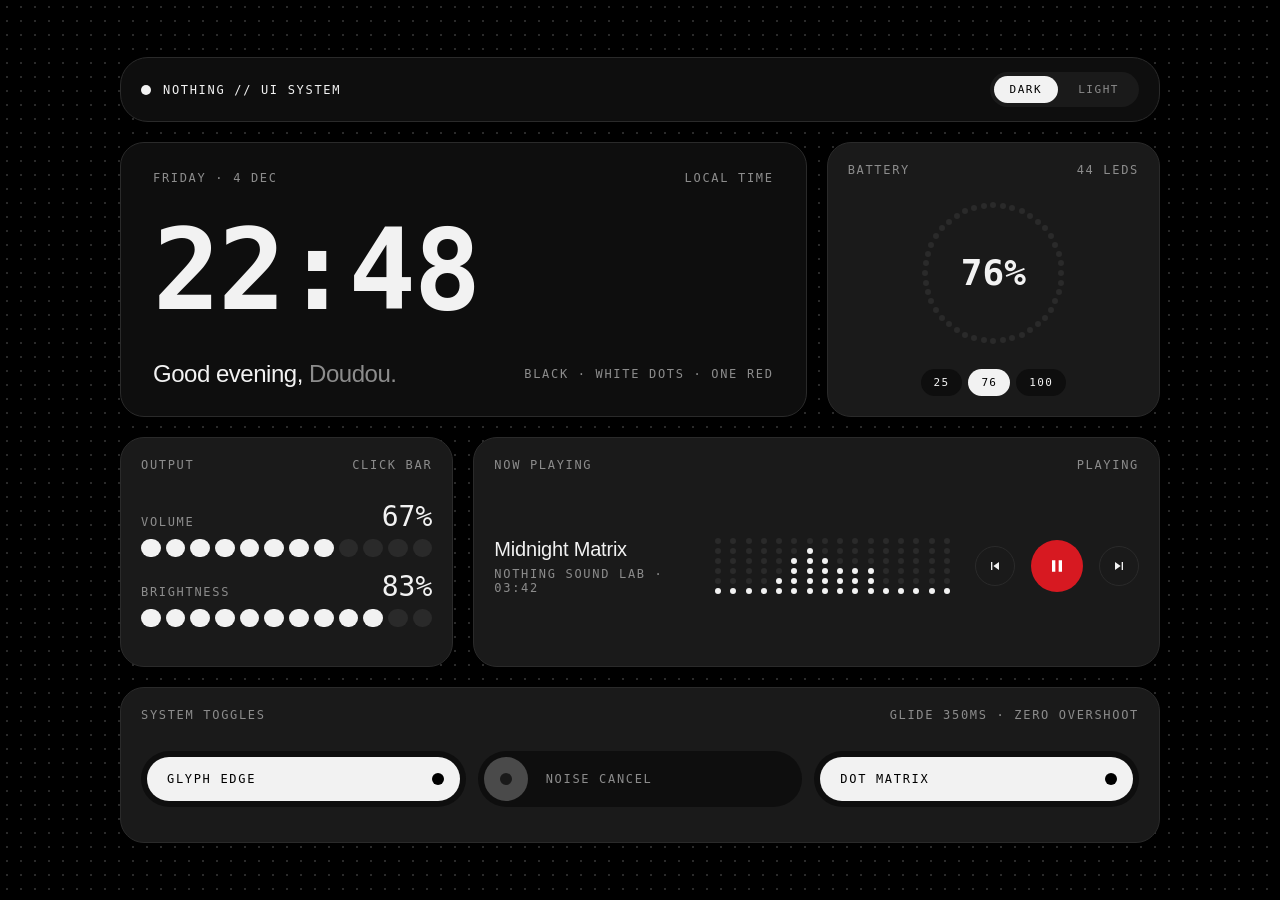
<file: index.html>
<!DOCTYPE html>
<html lang="zh-CN">
<head>
  <meta charset="UTF-8" />
  <meta http-equiv="refresh" content="0; url=./demo.html" />
  <title>NOTHING UI — Redirecting to Demo</title>
</head>
<body style="background:#000;color:#F2F2F2;font-family:monospace;display:grid;place-items:center;min-height:100vh;margin:0;">
  <a href="./demo.html" style="color:#F2F2F2;">Open NOTHING UI Demo →</a>
</body>
</html>
</file>
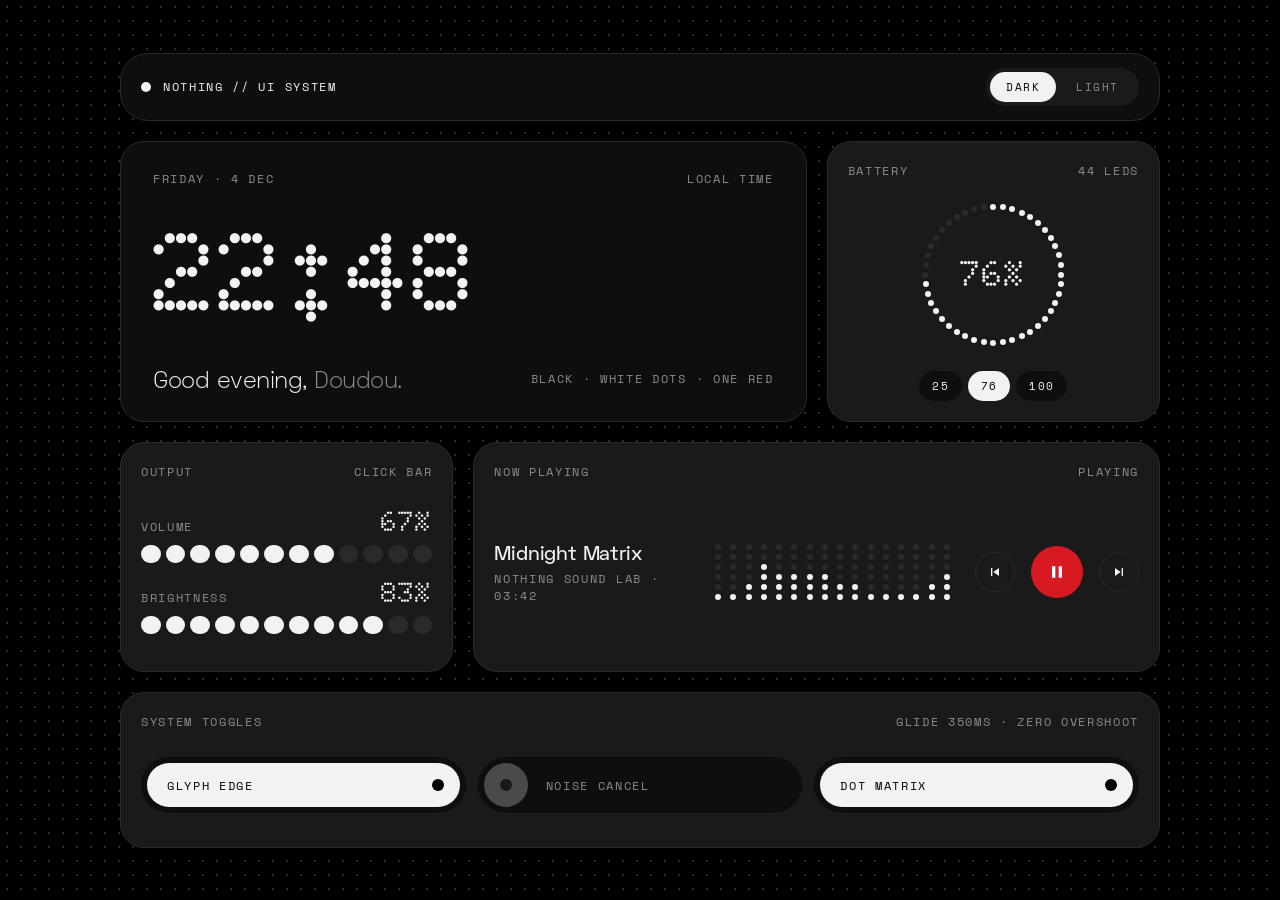
<file: demo.html>
<!DOCTYPE html>
<html lang="zh-CN" data-theme="dark">
<head>
  <meta charset="UTF-8" />
  <meta name="viewport" content="width=device-width, initial-scale=1.0" />
  <title>NOTHING UI — Component Demo</title>
  <link rel="stylesheet" href="./references/tokens.css" />
  <style>
    @font-face {
      font-family: "Doto";
      src: url("./assets/fonts/Doto[ROND,wght].ttf") format("truetype");
      font-weight: 100 900;
      font-display: swap;
    }
    @font-face {
      font-family: "Space Grotesk";
      src: url("./assets/fonts/SpaceGrotesk-Light.otf") format("opentype");
      font-weight: 300;
      font-display: swap;
    }
    @font-face {
      font-family: "Space Grotesk";
      src: url("./assets/fonts/SpaceGrotesk-Regular.otf") format("opentype");
      font-weight: 400;
      font-display: swap;
    }
    @font-face {
      font-family: "Space Grotesk";
      src: url("./assets/fonts/SpaceGrotesk-Medium.otf") format("opentype");
      font-weight: 500;
      font-display: swap;
    }
    @font-face {
      font-family: "Space Mono";
      src: url("./assets/fonts/SpaceMono-Regular.ttf") format("truetype");
      font-weight: 400;
      font-display: swap;
    }
    @font-face {
      font-family: "Space Mono";
      src: url("./assets/fonts/SpaceMono-Bold.ttf") format("truetype");
      font-weight: 700;
      font-display: swap;
    }

    * {
      box-sizing: border-box;
      margin: 0;
      padding: 0;
    }

    body {
      min-height: 100vh;
      display: flex;
      justify-content: center;
      align-items: center;
      padding: 36px 24px;
      transition: background-color var(--duration-base) var(--ease-glide),
                  color var(--duration-base) var(--ease-glide);
    }

    .stage {
      width: 100%;
      max-width: 1040px;
      display: flex;
      flex-direction: column;
      gap: 20px;
    }

    /* Top Bar */
    .topbar {
      display: flex;
      align-items: center;
      justify-content: space-between;
      padding: 14px 20px;
    }

    .brand {
      display: flex;
      align-items: center;
      gap: 12px;
    }

    .brand-dot {
      width: 10px;
      height: 10px;
      border-radius: 50%;
      background-color: var(--glyph-fg);
    }

    .theme-switch {
      display: inline-flex;
      padding: 4px;
      background-color: var(--glyph-s2);
      border-radius: var(--radius-pill);
      gap: 4px;
    }

    .theme-switch button {
      padding: 7px 16px;
      border-radius: var(--radius-pill);
      border: none;
      background: transparent;
      color: var(--glyph-grey);
      font-family: var(--font-mono);
      font-size: 11px;
      letter-spacing: 0.14em;
      text-transform: uppercase;
      cursor: pointer;
      transition: background-color var(--duration-fast) var(--ease-glide),
                  color var(--duration-fast) var(--ease-glide);
    }

    .theme-switch button.is-active {
      background-color: var(--glyph-fg);
      color: var(--glyph-ink);
    }

    /* Bento Grid */
    .bento {
      display: grid;
      grid-template-columns: repeat(3, 1fr);
      gap: var(--bento-gap);
    }

    .span-2 {
      grid-column: span 2;
    }

    .span-3 {
      grid-column: span 3;
    }

    .glyph-card {
      border: 1px solid var(--glyph-s3);
      min-height: 230px;
      transition: background-color var(--duration-base) var(--ease-glide),
                  border-color var(--duration-base) var(--ease-glide);
    }

    .card-head {
      display: flex;
      align-items: center;
      justify-content: space-between;
    }

    /* Clock Hero Card */
    .clock-card {
      background-color: var(--glyph-s1);
      padding: 28px 32px;
      min-height: 240px;
    }

    .clock-readout {
      display: flex;
      align-items: baseline;
      font-family: var(--font-dot);
      font-size: clamp(64px, 9vw, 112px);
      font-weight: 900;
      font-variation-settings: "ROND" 100, "wght" 900;
      line-height: 0.85;
      font-variant-numeric: tabular-nums;
      letter-spacing: -0.02em;
      margin: 14px 0 18px;
    }

    .clock-footer {
      display: flex;
      align-items: center;
      justify-content: space-between;
      flex-wrap: wrap;
      gap: 12px;
    }

    .greeting {
      font-size: 24px;
      font-weight: 300;
      letter-spacing: -0.02em;
    }

    .greeting span {
      color: var(--glyph-grey);
    }

    /* Ring Progress Card */
    .ring-wrap {
      position: relative;
      width: 156px;
      height: 156px;
      margin: 4px auto;
      display: flex;
      align-items: center;
      justify-content: center;
    }

    .ring-dot {
      position: absolute;
      width: 6px;
      height: 6px;
      border-radius: 50%;
      background-color: var(--glyph-s3);
      transition: background-color 120ms var(--ease-glide);
    }

    .ring-dot.is-on {
      background-color: var(--glyph-fg);
    }

    .ring-center {
      text-align: center;
    }

    .ring-center .glyph-num {
      font-size: 36px;
    }

    .preset-row {
      display: flex;
      justify-content: center;
      gap: 6px;
      flex-wrap: wrap;
    }

    .preset-row .glyph-pill-btn {
      padding: 6px 12px;
      font-size: 11px;
      background-color: var(--glyph-s1);
    }

    .preset-row .glyph-pill-btn.is-active {
      background-color: var(--glyph-fg);
      color: var(--glyph-ink);
    }

    /* Segmented Sliders Card */
    .seg-group {
      display: flex;
      flex-direction: column;
      gap: 18px;
      margin: auto 0;
    }

    .seg-row {
      display: flex;
      flex-direction: column;
      gap: 10px;
    }

    .seg-row-head {
      display: flex;
      justify-content: space-between;
      align-items: baseline;
    }

    .seg-value {
      font-family: var(--font-dot);
      font-size: 28px;
      font-variation-settings: "ROND" 100, "wght" 900;
      line-height: 0.85;
      font-variant-numeric: tabular-nums;
    }

    .glyph-seg-interactive {
      display: grid;
      grid-template-columns: repeat(12, 1fr);
      gap: 5px;
      height: 18px;
      cursor: pointer;
      user-select: none;
    }

    .glyph-seg-interactive .glyph-seg-bar {
      height: 100%;
    }

    /* Media Card (One Live Red) */
    .media-body {
      display: flex;
      align-items: center;
      justify-content: space-between;
      gap: 20px;
      margin: auto 0;
    }

    .matrix-viz {
      display: grid;
      grid-template-columns: repeat(16, 1fr);
      gap: 4px;
      width: 100%;
      max-width: 240px;
    }

    .matrix-cell {
      width: 6px;
      height: 6px;
      border-radius: 50%;
      background-color: var(--glyph-s3);
      transition: background-color 110ms var(--ease-glide);
    }

    .matrix-cell.is-on {
      background-color: var(--glyph-fg);
    }

    .media-controls {
      display: flex;
      align-items: center;
      gap: 16px;
      flex-shrink: 0;
    }

    .icon-btn {
      width: 40px;
      height: 40px;
      border-radius: 50%;
      border: 1px solid var(--glyph-s3);
      background: transparent;
      color: var(--glyph-fg);
      display: inline-flex;
      align-items: center;
      justify-content: center;
      cursor: pointer;
      transition: background-color var(--duration-fast) var(--ease-glide),
                  color var(--duration-fast) var(--ease-glide);
    }

    .icon-btn:hover {
      background-color: var(--glyph-fg);
      color: var(--glyph-ink);
    }

    .track-title {
      font-size: 20px;
      font-weight: 500;
      letter-spacing: -0.01em;
    }

    /* Toggles Card */
    .toggles-grid {
      display: flex;
      flex-wrap: wrap;
      gap: 12px;
      margin: auto 0;
    }

    .glyph-toggle {
      flex: 1 1 200px;
      background-color: var(--glyph-s1);
    }

    @media (max-width: 820px) {
      .bento {
        grid-template-columns: 1fr;
      }
      .span-2, .span-3 {
        grid-column: span 1;
      }
      .media-body {
        flex-direction: column;
        align-items: flex-start;
      }
    }
  </style>
</head>
<body class="glyph-canvas glyph-dot-grid">
  <main class="stage">
    <!-- Top Bar -->
    <header class="glyph-panel topbar">
      <div class="brand">
        <span class="brand-dot"></span>
        <span class="glyph-label" style="color: var(--glyph-fg);">NOTHING // UI SYSTEM</span>
      </div>
      <div class="theme-switch" role="group" aria-label="Theme">
        <button id="btn-dark" class="is-active" type="button">DARK</button>
        <button id="btn-light" type="button">LIGHT</button>
      </div>
    </header>

    <!-- Bento Grid -->
    <section class="bento">
      <!-- 1. Clock & Hero (2 cols) -->
      <article class="glyph-card clock-card span-2">
        <div class="card-head">
          <span class="glyph-label" id="date-label">MONDAY · 24 NOV</span>
          <span class="glyph-label">LOCAL TIME</span>
        </div>
        <div class="clock-readout" aria-live="polite">
          <span id="clock-hh">00</span>
          <span class="glyph-blink">:</span>
          <span id="clock-mm">12</span>
        </div>
        <div class="clock-footer">
          <div class="greeting">Good evening, <span>Doudou.</span></div>
          <span class="glyph-label">BLACK · WHITE DOTS · ONE RED</span>
        </div>
      </article>

      <!-- 2. Ring LED Progress (1 col) -->
      <article class="glyph-card">
        <div class="card-head">
          <span class="glyph-label">BATTERY</span>
          <span class="glyph-label">44 LEDS</span>
        </div>
        <div class="ring-wrap" id="ring" aria-label="Ring progress">
          <div class="ring-center">
            <div class="glyph-num" id="ring-val">76%</div>
          </div>
        </div>
        <div class="preset-row" id="ring-presets">
          <button class="glyph-pill-btn" data-val="25" type="button">25</button>
          <button class="glyph-pill-btn is-active" data-val="76" type="button">76</button>
          <button class="glyph-pill-btn" data-val="100" type="button">100</button>
        </div>
      </article>

      <!-- 3. Segmented Bars (1 col) -->
      <article class="glyph-card">
        <div class="card-head">
          <span class="glyph-label">OUTPUT</span>
          <span class="glyph-label">CLICK BAR</span>
        </div>
        <div class="seg-group">
          <div class="seg-row">
            <div class="seg-row-head">
              <span class="glyph-label">VOLUME</span>
              <span class="seg-value" id="vol-num">67%</span>
            </div>
            <div class="glyph-seg-interactive" id="seg-vol" data-lit="8"></div>
          </div>
          <div class="seg-row">
            <div class="seg-row-head">
              <span class="glyph-label">BRIGHTNESS</span>
              <span class="seg-value" id="bri-num">83%</span>
            </div>
            <div class="glyph-seg-interactive" id="seg-bri" data-lit="10"></div>
          </div>
        </div>
      </article>

      <!-- 4. Media Player — The ONLY Red Element on Screen (2 cols) -->
      <article class="glyph-card span-2">
        <div class="card-head">
          <span class="glyph-label">NOW PLAYING</span>
          <span class="glyph-label" id="media-status">PLAYING</span>
        </div>
        <div class="media-body">
          <div>
            <div class="track-title" id="track-title">Midnight Matrix</div>
            <div class="glyph-label" id="track-artist" style="margin-top: 6px;">NOTHING SOUND LAB · 03:42</div>
          </div>
          <div class="matrix-viz" id="matrix-viz" aria-hidden="true"></div>
          <div class="media-controls">
            <button class="icon-btn" id="btn-prev" type="button" aria-label="Previous">
              <svg width="16" height="16" viewBox="0 0 24 24" fill="currentColor"><path d="M6 6h2v12H6zm3.5 6l8.5 6V6z"/></svg>
            </button>
            <!-- ONE LIVE RED -->
            <button class="glyph-live-btn" id="btn-play" type="button" aria-label="Play or Pause">
              <svg id="play-icon" width="20" height="20" viewBox="0 0 24 24" fill="currentColor">
                <path d="M6 5h4v14H6zm8 0h4v14h-4z"/>
              </svg>
            </button>
            <button class="icon-btn" id="btn-next" type="button" aria-label="Next">
              <svg width="16" height="16" viewBox="0 0 24 24" fill="currentColor"><path d="M16 6h2v12h-2zM6 18l8.5-6L6 6z"/></svg>
            </button>
          </div>
        </div>
      </article>

      <!-- 5. Expanding Pill Toggles (3 cols) -->
      <article class="glyph-card span-3" style="min-height: 156px;">
        <div class="card-head">
          <span class="glyph-label">SYSTEM TOGGLES</span>
          <span class="glyph-label">GLIDE 350MS · ZERO OVERSHOOT</span>
        </div>
        <div class="toggles-grid">
          <button class="glyph-toggle" role="switch" aria-checked="true" type="button">
            <span class="glyph-toggle-track"></span>
            <span class="glyph-toggle-label">GLYPH EDGE</span>
          </button>
          <button class="glyph-toggle" role="switch" aria-checked="false" type="button">
            <span class="glyph-toggle-track"></span>
            <span class="glyph-toggle-label">NOISE CANCEL</span>
          </button>
          <button class="glyph-toggle" role="switch" aria-checked="true" type="button">
            <span class="glyph-toggle-track"></span>
            <span class="glyph-toggle-label">DOT MATRIX</span>
          </button>
        </div>
      </article>
    </section>
  </main>

  <script>
    // 1. Live Clock
    function updateClock() {
      const now = new Date();
      document.getElementById("clock-hh").textContent = String(now.getHours()).padStart(2, "0");
      document.getElementById("clock-mm").textContent = String(now.getMinutes()).padStart(2, "0");
      const days = ["SUNDAY", "MONDAY", "TUESDAY", "WEDNESDAY", "THURSDAY", "FRIDAY", "SATURDAY"];
      const months = ["JAN", "FEB", "MAR", "APR", "MAY", "JUN", "JUL", "AUG", "SEP", "OCT", "NOV", "DEC"];
      document.getElementById("date-label").textContent = `${days[now.getDay()]} · ${now.getDate()} ${months[now.getMonth()]}`;
    }
    updateClock();
    setInterval(updateClock, 1000);

    // 2. Theme Switch
    const html = document.documentElement;
    const btnDark = document.getElementById("btn-dark");
    const btnLight = document.getElementById("btn-light");
    function setTheme(mode) {
      html.setAttribute("data-theme", mode);
      btnDark.classList.toggle("is-active", mode === "dark");
      btnLight.classList.toggle("is-active", mode === "light");
    }
    btnDark.addEventListener("click", () => setTheme("dark"));
    btnLight.addEventListener("click", () => setTheme("light"));

    // 3. 44-Dot Ring with 8ms Wave Delay
    const ringEl = document.getElementById("ring");
    const ringVal = document.getElementById("ring-val");
    const DOT_COUNT = 44;
    const ringDots = [];
    const radius = 68;
    for (let i = 0; i < DOT_COUNT; i++) {
      const dot = document.createElement("span");
      dot.className = "ring-dot";
      const angle = (i / DOT_COUNT) * Math.PI * 2 - Math.PI / 2;
      dot.style.left = `${78 + Math.cos(angle) * radius - 3}px`;
      dot.style.top = `${78 + Math.sin(angle) * radius - 3}px`;
      dot.style.transitionDelay = `${i * 8}ms`;
      ringEl.appendChild(dot);
      ringDots.push(dot);
    }

    function setRing(percent) {
      const lit = Math.round((percent / 100) * DOT_COUNT);
      ringVal.textContent = `${percent}%`;
      ringDots.forEach((d, i) => d.classList.toggle("is-on", i < lit));
    }
    setTimeout(() => setRing(76), 120);

    document.querySelectorAll("#ring-presets button").forEach((btn) => {
      btn.addEventListener("click", () => {
        document.querySelectorAll("#ring-presets button").forEach((b) => b.classList.remove("is-active"));
        btn.classList.add("is-active");
        setRing(Number(btn.dataset.val));
      });
    });

    // 4. Interactive Segmented Bars
    function initSeg(el, numEl) {
      const count = 12;
      let lit = Number(el.dataset.lit || 6);
      const bars = [];
      for (let i = 0; i < count; i++) {
        const bar = document.createElement("span");
        bar.className = "glyph-seg-bar";
        bar.addEventListener("click", () => {
          lit = i + 1;
          render();
        });
        el.appendChild(bar);
        bars.push(bar);
      }
      function render() {
        bars.forEach((b, idx) => b.classList.toggle("is-on", idx < lit));
        numEl.textContent = `${Math.round((lit / count) * 100)}%`;
      }
      render();
    }
    initSeg(document.getElementById("seg-vol"), document.getElementById("vol-num"));
    initSeg(document.getElementById("seg-bri"), document.getElementById("bri-num"));

    // 5. Media Player + 16x6 Dot-Matrix Visualizer
    const vizEl = document.getElementById("matrix-viz");
    const cols = 16, rows = 6;
    const cells = [];
    for (let r = 0; r < rows; r++) {
      for (let c = 0; c < cols; c++) {
        const cell = document.createElement("span");
        cell.className = "matrix-cell";
        vizEl.appendChild(cell);
        cells.push({ el: cell, r, c });
      }
    }

    const tracks = [
      { title: "Midnight Matrix", artist: "NOTHING SOUND LAB · 03:42" },
      { title: "Pulse 01 (Monochrome)", artist: "GLYPH ARCHIVE · 04:15" },
      { title: "Doto Telemetry", artist: "NEBELUNG · 02:58" }
    ];
    let trackIdx = 0;
    let playing = true;
    const playIcon = document.getElementById("play-icon");
    const mediaStatus = document.getElementById("media-status");
    const trackTitle = document.getElementById("track-title");
    const trackArtist = document.getElementById("track-artist");

    function renderTrack() {
      trackTitle.textContent = tracks[trackIdx].title;
      trackArtist.textContent = tracks[trackIdx].artist;
    }

    document.getElementById("btn-play").addEventListener("click", () => {
      playing = !playing;
      mediaStatus.textContent = playing ? "PLAYING" : "PAUSED";
      playIcon.innerHTML = playing
        ? '<path d="M6 5h4v14H6zm8 0h4v14h-4z"/>'
        : '<path d="M8 5v14l11-7z"/>';
    });

    document.getElementById("btn-prev").addEventListener("click", () => {
      trackIdx = (trackIdx - 1 + tracks.length) % tracks.length;
      renderTrack();
    });

    document.getElementById("btn-next").addEventListener("click", () => {
      trackIdx = (trackIdx + 1) % tracks.length;
      renderTrack();
    });

    function tickViz() {
      const heights = Array.from({ length: cols }, (_, c) => {
        if (!playing) return 1;
        const wave = Math.sin(Date.now() / 220 + c * 0.55) * 0.5 + 0.5;
        return Math.max(1, Math.min(rows, Math.round(wave * rows * (0.45 + Math.random() * 0.65))));
      });
      cells.forEach(({ el, r, c }) => {
        const fromBottom = rows - 1 - r;
        el.classList.toggle("is-on", fromBottom < heights[c]);
      });
    }
    tickViz();
    setInterval(tickViz, 160);

    // 6. Expanding Pill Toggles
    document.querySelectorAll(".glyph-toggle").forEach((toggle) => {
      toggle.addEventListener("click", () => {
        const next = toggle.getAttribute("aria-checked") !== "true";
        toggle.setAttribute("aria-checked", String(next));
      });
    });
  </script>
</body>
</html>
</file>
<file: references/tokens.css>
/* ==========================================================================
   Nothing UI Style — Design Tokens & Signature Primitives
   Synthesized from:
   - Nebelung-cloud/glyph-rice (7-step monochrome scale, hardware primitives, Glide motion)
   - dominikmartn/nothing-design-skill (MIT — status tokens, 8px spacing scale, state patterns)
   Core creed: Black, white dots, one red.
   ========================================================================== */

/* Google Fonts fallback for web prototypes:
   https://fonts.googleapis.com/css2?family=Doto:ROND,wght@100,900&family=Space+Grotesk:wght@300;400;500;600;700&family=Space+Mono:wght@400;700&display=swap
*/

:root,
[data-theme="dark"] {
  /* 7-step monochrome scale (from glyph-rice) */
  --glyph-bg: #000000;
  --glyph-s1: #0E0E0E;
  --glyph-s2: #1A1A1A;
  --glyph-s3: #2A2A2A;
  --glyph-mute: #4A4A4A;
  --glyph-grey: #8C8C8C;
  --glyph-fg: #F2F2F2;
  --glyph-ink: #000000;

  /* One live red */
  --glyph-accent: #D71921;
  --glyph-accent-subtle: rgba(215, 25, 33, 0.15);
  --glyph-red: #D71921;
  --glyph-on-accent: #FFFFFF;

  /* Data status tokens (apply to data values only, never labels or row backgrounds) */
  --glyph-success: #4A9E5C;
  --glyph-warning: #D4A843;
  --glyph-interactive: #5B9BF6;

  /* Overlays & subtle elevation */
  --glyph-glow: rgba(255, 255, 255, 0.6);
  --glyph-scrim: rgba(0, 0, 0, 0.74);
  --glyph-shadow: 0 12px 32px rgba(0, 0, 0, 0.45);

  /* Typography */
  --font-dot: "Doto", monospace;
  --font-ui: "Space Grotesk", -apple-system, BlinkMacSystemFont, "PingFang SC", "Noto Sans SC", sans-serif;
  --font-mono: "Space Mono", ui-monospace, SFMono-Regular, Menlo, monospace;

  /* 8px base spacing scale */
  --space-2xs: 2px;
  --space-xs: 4px;
  --space-sm: 8px;
  --space-md: 16px;
  --space-lg: 24px;
  --space-xl: 32px;
  --space-2xl: 48px;
  --space-3xl: 64px;
  --space-4xl: 96px;

  /* Geometry */
  --radius-panel: 28px;
  --radius-card: 24px;
  --radius-card-compact: 16px;
  --radius-item: 14px;
  --radius-tech: 6px;
  --radius-pill: 999px;
  --bento-gap: 20px;

  /* Motion (Glide: ease-out-quart, zero overshoot) */
  --ease-glide: cubic-bezier(0.25, 1, 0.5, 1);
  --duration-base: 350ms;
  --duration-fast: 140ms;
}

[data-theme="light"] {
  --glyph-bg: #E9E9E9;
  --glyph-s1: #FFFFFF;
  --glyph-s2: #F1F1F1;
  --glyph-s3: #D9D9D9;
  --glyph-mute: #B8B8B8;
  --glyph-grey: #6E6E6E;
  --glyph-fg: #0B0B0B;
  --glyph-ink: #FFFFFF;

  --glyph-accent: #D71921;
  --glyph-accent-subtle: rgba(215, 25, 33, 0.12);
  --glyph-red: #D71921;
  --glyph-on-accent: #FFFFFF;

  --glyph-success: #3B874B;
  --glyph-warning: #B88B28;
  --glyph-interactive: #007AFF;

  --glyph-glow: rgba(0, 0, 0, 0.3);
  --glyph-scrim: rgba(233, 233, 233, 0.8);
  --glyph-shadow: 0 10px 28px rgba(0, 0, 0, 0.12);
}

/* ==========================================================================
   Base Surfaces & Dot Grid Canvas
   ========================================================================== */

.glyph-canvas {
  background-color: var(--glyph-bg);
  color: var(--glyph-fg);
  font-family: var(--font-ui);
  -webkit-font-smoothing: antialiased;
}

.glyph-dot-grid {
  background-image: radial-gradient(circle, var(--glyph-s3) 1px, transparent 1px);
  background-size: 14px 14px;
}

.glyph-panel {
  background-color: var(--glyph-s1);
  border: 1px solid var(--glyph-s3);
  border-radius: var(--radius-panel);
}

.glyph-card {
  background-color: var(--glyph-s2);
  border-radius: var(--radius-card);
  padding: 20px;
  display: flex;
  flex-direction: column;
  justify-content: space-between;
  gap: 14px;
}

/* ==========================================================================
   Typography Primitives
   ========================================================================== */

.glyph-num {
  font-family: var(--font-dot);
  font-size: clamp(28px, 4vw, 56px); /* Never smaller than 26px */
  font-weight: 900;
  font-variation-settings: "ROND" 100, "wght" 900;
  line-height: 0.85;
  font-variant-numeric: tabular-nums;
  color: var(--glyph-fg);
}

.glyph-label {
  font-family: var(--font-mono);
  font-size: 12px;
  letter-spacing: 0.14em;
  text-transform: uppercase;
  color: var(--glyph-grey);
}

.glyph-hero {
  font-family: var(--font-ui);
  font-weight: 300;
  letter-spacing: -0.02em;
  line-height: 1.1;
  color: var(--glyph-fg);
}

/* Inline mechanical status text: [SAVED], [LOADING...], [ERROR] */
.glyph-status-inline {
  font-family: var(--font-mono);
  font-size: 11px;
  letter-spacing: 0.12em;
  text-transform: uppercase;
  color: var(--glyph-grey);
}

.glyph-status-inline.is-success { color: var(--glyph-success); }
.glyph-status-inline.is-warning { color: var(--glyph-warning); }
.glyph-status-inline.is-error   { color: var(--glyph-red); }

/* ==========================================================================
   Interactive Controls
   ========================================================================== */

.glyph-pill-btn {
  display: inline-flex;
  align-items: center;
  justify-content: center;
  gap: 8px;
  padding: 10px 20px;
  border-radius: var(--radius-pill);
  border: 1px solid transparent;
  background-color: var(--glyph-s2);
  color: var(--glyph-fg);
  font-family: var(--font-mono);
  font-size: 12px;
  letter-spacing: 0.12em;
  text-transform: uppercase;
  cursor: pointer;
  transition: background-color var(--duration-fast) var(--ease-glide),
              color var(--duration-fast) var(--ease-glide),
              border-color var(--duration-fast) var(--ease-glide);
}

.glyph-pill-btn:hover {
  border-color: var(--glyph-s3);
}

.glyph-pill-btn.is-active {
  background-color: var(--glyph-fg);
  color: var(--glyph-ink);
}

/* One live red action button (max 1 per viewport) */
.glyph-live-btn {
  width: 52px;
  height: 52px;
  border-radius: var(--radius-pill);
  border: none;
  background-color: var(--glyph-accent);
  color: var(--glyph-on-accent);
  display: inline-flex;
  align-items: center;
  justify-content: center;
  cursor: pointer;
  transition: transform var(--duration-fast) var(--ease-glide),
              opacity var(--duration-fast) var(--ease-glide);
}

.glyph-live-btn:active {
  transform: scale(0.95);
}

/* Segmented LED bar */
.glyph-seg {
  display: grid;
  grid-auto-flow: column;
  gap: 4px;
  height: 6px;
}

.glyph-seg-bar {
  border-radius: var(--radius-pill);
  background-color: var(--glyph-s3);
  transition: background-color var(--duration-fast) var(--ease-glide);
}

.glyph-seg-bar.is-on {
  background-color: var(--glyph-fg);
}

/* Expanding Pill Toggle */
.glyph-toggle {
  position: relative;
  display: inline-flex;
  align-items: center;
  min-width: 170px;
  height: 56px;
  padding: 6px;
  border-radius: var(--radius-pill);
  border: none;
  background-color: var(--glyph-s2);
  cursor: pointer;
  overflow: hidden;
}

.glyph-toggle-track {
  position: absolute;
  left: 6px;
  top: 6px;
  height: 44px;
  width: 44px;
  border-radius: var(--radius-pill);
  background-color: var(--glyph-mute);
  transition: width var(--duration-base) var(--ease-glide),
              background-color var(--duration-base) var(--ease-glide);
}

.glyph-toggle-track::after {
  content: "";
  position: absolute;
  right: 16px;
  top: 50%;
  transform: translateY(-50%);
  width: 12px;
  height: 12px;
  border-radius: 50%;
  background-color: var(--glyph-s2);
  transition: background-color var(--duration-base) var(--ease-glide);
}

.glyph-toggle-label {
  position: relative;
  z-index: 1;
  margin-left: 62px;
  font-family: var(--font-mono);
  font-size: 12px;
  letter-spacing: 0.14em;
  text-transform: uppercase;
  color: var(--glyph-grey);
  transition: transform var(--duration-base) var(--ease-glide),
              color var(--duration-base) var(--ease-glide);
}

.glyph-toggle[aria-checked="true"] .glyph-toggle-track {
  width: calc(100% - 12px);
  background-color: var(--glyph-fg);
}

.glyph-toggle[aria-checked="true"] .glyph-toggle-track::after {
  background-color: var(--glyph-ink);
}

.glyph-toggle[aria-checked="true"] .glyph-toggle-label {
  transform: translateX(-42px);
  color: var(--glyph-ink);
}

/* Clean flat data row (no zebra striping) */
.glyph-row {
  display: flex;
  align-items: baseline;
  justify-content: space-between;
  padding: 12px 0;
  border-bottom: 1px solid var(--glyph-s3);
}

/* Discrete mechanical blink (colon / live indicator) */
@keyframes glyph-blink {
  0%, 49% { opacity: 1; }
  50%, 100% { opacity: 0.2; }
}

.glyph-blink {
  animation: glyph-blink 1s steps(1) infinite;
}
</file>
